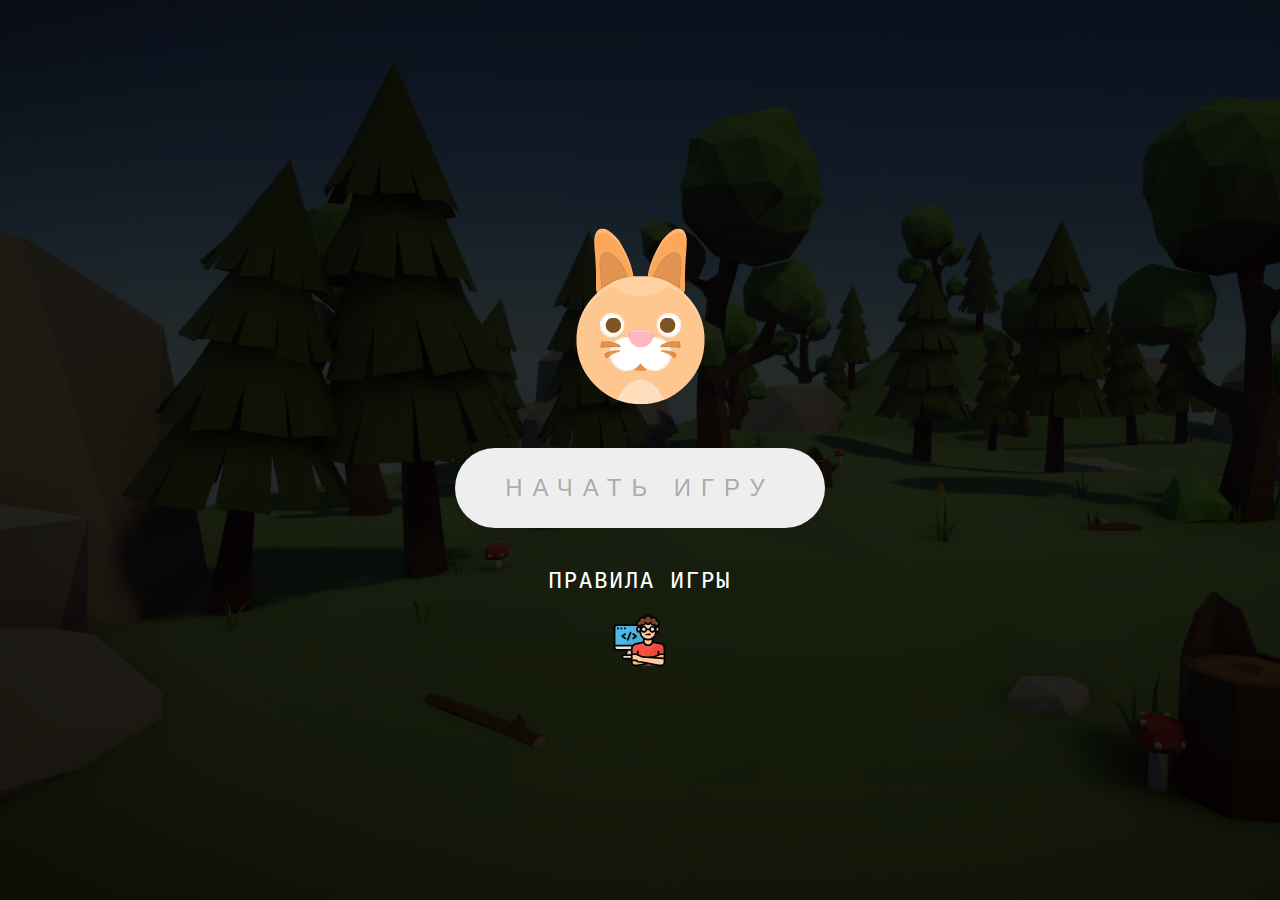
<file: index.html>
<!DOCTYPE html>

<html lang="ru">

<head>
	<title>Веб Игра | Orange Rabbit</title>
	<meta charset="UTF-8">
	<meta name="format-detection" content="telephone=no">
	<link rel="stylesheet" href="css/style.css">
	<link rel="shortcut icon" href="img/favicon.ico">
	<!-- <meta name="robots" content="noindex, nofollow"> -->
	<!-- <meta name="viewport" content="width=device-width, initial-scale=1.0, maximum-scale=1.0, user-scalable=0"> -->
	<meta name="viewport" content="width=device-width, initial-scale=1.0">
	<meta name="description" content="https://github.com/murphywl">
	<meta name="author" content="Andrey Li">
</head>

<body>
	<div class="wrapper">
		<div class="start">
			<div class="start__row">
				<img src="img/rabbit.png" alt="" />
			</div>
			<div class="start__row">
				<a href="game.html" class="button">
				<span class="button__text">
					<span>Начать игру</span>
				</span>
			</a>
			</div>
			<div class="start__row">
			<div class="block one">
				<div class="bloc__item">
					<div class="block__title">правила игры</div>
					<div class="block__text">
						<p>Управление игрой с помощью компьютерной мыши</p>
						<p>Продержитесь минуту убегая кроликом от хищников</p>
						<p>Игра начнется при наведении на поле с лесом</p>
						<p>При выходе за пределы поля с лесом, игра начнется с начала</p>
					</div>
				</div>
				<div class="bloc__item">
					<div class="block__title"><img src="img/programmer.svg" title="Автор проекта" alt="" /></div>
					<div class="block__text">
						<span><a href="https://github.com/murphywl" target="_blank" title="Гитхаб"><img src="img/github.svg" alt="" /></a></span>
						<span><a href="https://murphywl.github.io" target="_blank" title="Персональный сайт"><img src="img/github (1).svg" alt="" /></a></span>
						<span><a href="https://t.me/murphywl" target="_blank" title="Телеграм"><img src="img/telegram.svg" alt="" /></a></span>
						<span><a href="mailto: murphywl17s@gmail.com" target="_blank" title="Почта"><img src="img/gmail.svg" alt="" /></a></span>
					</div>
				</div>
			</div>
			</div>
		</div>
		<script src="https://code.jquery.com/jquery-3.4.1.min.js"></script>
		<script src="js/script.js"></script>
	</div>
</body>

</html>
</file>
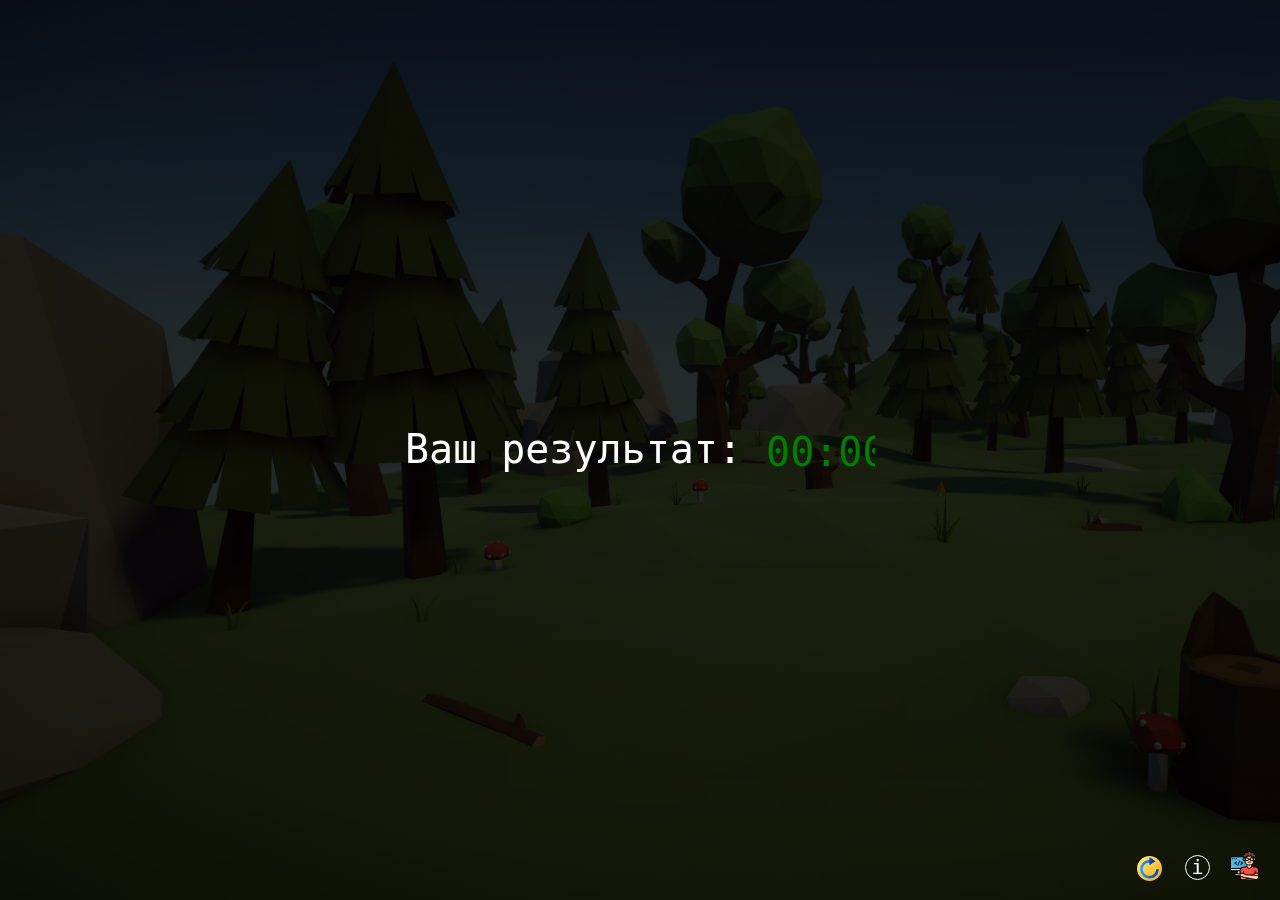
<file: game.html>
<!DOCTYPE html>

<html lang="ru">

<head>
	<title>Веб Игра | Orange Rabbit</title>
	<meta charset="UTF-8">
	<meta name="format-detection" content="telephone=no">
	<link rel="stylesheet" href="css/game.css">
	<link rel="shortcut icon" href="img/favicon.ico">
	<!-- <meta name="robots" content="noindex, nofollow"> -->
	<!-- <meta name="viewport" content="width=device-width, initial-scale=1.0, maximum-scale=1.0, user-scalable=0"> -->
	<meta name="viewport" content="width=device-width, initial-scale=1.0">
	<meta name="description" content="https://github.com/murphywl">
	<meta name="author" content="Andrey Li">
</head>

<body>
	<div class="wrapper">
		<a href=""></a>
		<div class="game">
			<div class="game__body">
				<div class="game__items">
					<div class="game__text">
						Ваш результат: <span></span>
					</div>
				</div>
				<div class="game__counter"></div>
			</div>
			<div class="game__win">Победа!</div>
		</div>
		<div class="info">
			<a href="#info" title="Правила игры" class="info__icon">i</a>
			<div id="info" class="info__body">
				<a href="#" class="info__close">X</a>
				<div class="info__text">
					<p>Управление игрой с помощью компьютерной мыши</p>
					<p>Продержитесь минуту убегая кроликом от хищников</p>
					<p>Игра начнется при наведении на поле с лесом</p>
					<p>При выходе за пределы поля с лесом, игра начнется с начала</p>
				</div>
			</div>
		</div>
		<div class="author">
			<a href="#author" title="Автор проекта" class="author__icon"><img src="img/programmer.svg" alt="" /></a>
			<div id="author" class="author__body">
				<a href="#" class="author__close">X</a>
				<div class="author__text">
					<span><a href="https://github.com/murphywl" target="_blank" title="Гитхаб"><img src="img/github.svg" alt="" /></a></span>
					<span><a href="https://murphywl.github.io/" target="_blank" title="Персональный сайт"><img src="img/github (1).svg" alt="" /></a></span>
					<span><a href="https://t.me/murphywl" target="_blank" title="Телеграм"><img src="img/telegram.svg" alt="" /></a></span>
					<span><a href="mailto: murphywl17s@gmail.com" target="_blank" title="Почта"><img src="img/gmail.svg" alt="" /></a></span>
				</div>
			</div>
		</div>
		<div class="restart">
			<a href="#restart" title="Рестарт" class="restart__icon"><img src="img/refresh.svg" alt="" /></a>
		</div>
	</div>
</body>

</html>
</file>
<file: css/style.css>
/*Обнуление*/
*,*:before,*:after{
	padding: 0;
	margin: 0;
	border: 0;
	box-sizing: border-box;
}
html,body{
	height: 100%;
	background: linear-gradient(rgba(0,0,0,0.8), rgba(0,0,0,0.8)), url('../img/bg.webp') 0 0/cover no-repeat;
	font-family:consolas, monospace;
	color: #fff;
	font-size: 16px;
}
a{
	text-decoration: none;
}
.wrapper{
	min-height: 100%;
	width: 100%;
	display: flex;
	flex-direction: column;
	overflow: hidden;
}

.start {
	flex: 1 1 auto;
	position: relative;
	display: flex;
	justify-content:center;
	text-align: center;
	align-items: center;
	flex-direction: column;
}
.start__row {
	margin: 20px 0px 20px 0px;
}
.button {
	font-family: Arial, "Helvetica Neue", Helvetica, sans-serif;
	text-decoration: none;
	position: relative;
	display: inline-block;
}
.button__text {
	position: relative;
	height: 80px;
	display: flex;
	justify-content:center;
	align-items: center;
	padding: 0px 50px;
	border-radius: 50px;
	font-size: 24px;
	text-transform: uppercase;
	color: rgba(0,0,0,0.3);
	letter-spacing: 10px;
	transition: all 1s ease 0s;
	top: 0;
	overflow: hidden;
}
.button__text:before,
.button__text:after{
	content: '';
	position: absolute;
	width: 50%;
	height: 100%;
	background-color: #eee;
	transition: all 0.8s ease 0s;
}
.button__text:before{
	left: 0;
	z-index: 2;
}
.button__text:after{
	right: 0;
}
.button__text span{
	position: relative;
	z-index: 2;
}
.button:hover .button__text{
	top: -10px;
	color: #fff;
	transition: all 0.5s ease 0.2s;
	box-shadow: 0 5px 0px 0 #0c5b52;
}
.button:hover .button__text:before,
.button:hover .button__text:after{
	background-color: #18b5a4;
}

.button:hover .button__text:before{
	width: 100%;
}
.button:active .button__text{
	top: -7px;
	transition: all 0.1s ease 0s;
	box-shadow: 0 2px 0px 0 #0c5b52;
}

block {}
.block__item {
}
.block__title {
	text-transform: uppercase;
	letter-spacing: 2px;
	position: relative;
	cursor: pointer;
	font-size: 22px;
	transition: 1s;
}
.block__title img {
	padding: 20px 0px 0px 0px;
	width: 55px;
}
.block__title:after {
	content:'';
	position: absolute;
	left: 50%;
	width: 0;
	height: 1px;
	background-color: #18b5a4;
	bottom: 0;
	transition: 1s;
}
.block__title:hover{
	color: #18b5a4;
}
.block__title:hover:after{
	left: 0;
	width: 100%;
}
.block__text {
	display: none;
	margin: 10px 0px 0px 0px;
}
.block__text p {
	padding: 10px 0px 0px 0px;
}
.block__text img {
	width: 23px;
	transition: 0.5s;
}
.block__text img:hover {
	opacity: 0.5;
	transition: 0.5s;
}
.block__text span {
	padding: 30px 10px 0px 10px;
}
</file>
<file: css/game.css>
/*Обнуление*/
*,*:before,*:after{
	padding: 0;
	margin: 0;
	border: 0;
	box-sizing: border-box;
}
html,body{
	height: 100%;
	background: url('../img/bg.webp') 0 0/cover no-repeat;
	font-family:consolas, monospace;
	color: #fff;
	font-size: 16px;
}
a{
	text-decoration: none;
}
.wrapper{
	min-height: 100%;
	position: relative;
	overflow: hidden;
}

.game {
	position: fixed;
	width: 100%;
	height: 100%;
	top: 0;
	left: 0;
	cursor: url("../img/cursor.png") 24 24, auto;
}
.game:hover .game__win{
	animation: win 60s steps(1) forwards;
}
.game:hover .game__counter:after{
	animation: timer_1 60s steps(60) forwards;
}
.game:hover .game__text span:after{
	animation: timer_2 60s steps(60) forwards;
}
.game__body:hover .game__counter:after,
.game__body:hover .game__text span:after{
	animation-play-state: paused;
}
.game__body,
.game__items {
	position: absolute;
	width: 100%;
	height: 100%;
	top: 0;
	left: 0;
	pointer-events: none;
}
.game__body:before,
.game__body:after,
.game__items:before,
.game__items:after{
	content: '';
	pointer-events: all;
	width: 23.333vw;
	height: 23.333vh;
	position: absolute;
	top: 0;
	left: 0;
	z-index: 1;
	display: inline-block;
}
.game__body:before{
	background: url('../img/dog.png') 0 0 no-repeat;
	animation: fly_1 3s infinite;
}
.game__body:after{
	background: url('../img/bear.png') 0 0 no-repeat;
	animation: fly_2 7s infinite;
}
.game__items:before{
	background: url('../img/crocodile.png') 0 0 no-repeat;
	animation: fly_3 5s infinite;
}
.game__items:after{
	background: url('../img/snake.png') 0 0 no-repeat;
	animation: fly_4 11s infinite;
}
@keyframes fly_1{
	25% {transform: translate(90.667vw, 0vh);}
	50% {transform: translate(90.667vw, 76.667vh);}
	75% {transform: translate(0vw, 76.667vh);}
	0%, 100% {transform: translate(0px, 0px);}
}
@keyframes fly_2{
	25% {transform: translate(0vw, 78.667vh);}
	50% {transform: translate(88.667vw, 0vh);}
	75% {transform: translate(88.667vw, 78.667vh);}
	0%, 100% {transform: translate(0px, 0px);}
}
@keyframes fly_3{
	25% {transform: translate(90.667vw, 0vh);}
	50% {transform: translate(0vw, 79.667vh);}
	75% {transform: translate(90.667vw, 79.667vh);}
	0%, 100% {transform: translate(0px, 0px);}
}
@keyframes fly_4{
	25% {transform: translate(90.667vw, 0vh);}
	50% {transform: translate(0vw, 77.667vh);}
	75% {transform: translate(90.667vw, 77.667vh);}
	0%, 100% {transform: translate(0px, 0px);}
}
@keyframes win{
	0%{}
	100%{
		visibility: visible;
	}
}
@keyframes timer_1{
	0%{
		text-indent: -300ch;
	}
	50%{
		color: yellow;
	}
	100% {
		color: green;
		text-indent: 0ch;
	}
}
@keyframes timer_2{
	0%{
		text-indent: 0ch;
	}
	50%{
		color: yellow;
	}
	100% {
		color: green;
		text-indent: -300ch;
	}
}
.game__body:hover:before,
.game__body:hover:after,
.game__body:hover .game__items:before,
.game__body:hover .game__items:after{
	display: none;
}
.game__body:hover .game__items{
	position: fixed;
	width: 100%;
	height: 100%;
	z-index: 20;
	background: linear-gradient(rgba(0,0,0,0.8), rgba(0,0,0,0.8)), url('../img/bg.webp') 0 0/cover no-repeat;
	display: flex;
	justify-content:center;
	align-items: center;
	text-align: center;
	pointer-events: all;
}
.game__body:hover .game__text{
	visibility: visible;
}
.game__text {
	font-size: 40px;
	visibility: hidden;
}
.game__text span{
	font-size: 40px;
	width: 109px;
	display: inline-block;
	vertical-align: middle;
	overflow: hidden;
	color: green;
}
.game__counter {
	position: absolute;
	bottom: 20px;
	left: 20px;
	width: 72px;
	font-size: 26px;
	overflow: hidden;
	white-space: nowrap;
	z-index: 9;
}
.game__text span:after,
.game__counter:after{
	display: block;
	content: "00:0000:0100:0200:0300:0400:0500:0600:0700:0800:0900:1000:1100:1200:1300:1400:1500:1600:1700:1800:1900:2000:2100:2200:2300:2400:2500:2600:2700:2800:2900:3000:3100:3200:3300:3400:3500:3600:3700:3800:3900:4000:4100:4200:4300:4400:4500:4600:4700:4800:4900:5000:5100:5200:5300:5400:5500:5600:5700:5800:5901:00";
}
.game__win {
	position: fixed;
	width: 100%;
	height: 100%;
	top: 0;
	left: 0;
	z-index: 10;
	background: linear-gradient(rgba(0,0,0,0.8), rgba(0,0,0,0.5)), url('../img/bg.webp') 0 0/cover no-repeat;
	display: flex;
	justify-content:center;
	align-items: center;
	text-align: center;
	font-size: 40px;
	visibility: hidden;
}

.info {
	position: absolute;
	right: 70px;
	bottom: 20px;
	z-index: 50;
}
.info__icon {
	display: inline-block;
	width: 25px;
	height: 25px;
	border-radius: 50%;
	border: 1px solid #fff;
	font-size: 20px;
	color: #fff;
	text-align: center;
	line-height: 23px;
	position: relative;
	z-index: 2;
	transition: 0.6s;
}
.info__icon:hover {
	transition: 0.6s;
	opacity: 0.6;
}
.info__body {
	display: none;
	position: absolute;
	bottom: 0;
	right: 0;
	background-color: rgba(0,0,0,0.5);
	min-width: 320px;
	border-radius: 15px 0 10px 0;
	padding: 30px 10px 30px 30px;
}
.info__body:target{
	display: block;
}
.info__close {
	position: absolute;
	top: 6px;
	right: 10px;
	font-size: 22px;
	color: #fff;
	transition: 0.6s;
}
.info__close:hover {
	transition: 0.6s;
	opacity: 0.6;
}
.info__text {
	padding: 0px 20px 0px 0px;
}
.info__text p{
	margin: 0px 0px 10px 0px;
}
.info__text p:last-child{
	margin: 0;
}

.author {
	position: absolute;
	right: 20px;
	bottom: 15px;
	z-index: 50;
}
.author__icon {
	display: inline-block;
	position: relative;
	z-index: 2;
	transition: 0.6s;
}
.author__icon img {
	width: 31px;
}
.author__icon img:hover {
	opacity: 0.6;
	transition: 0.6s;
}
.author__body {
	display: none;
	position: absolute;
	bottom: 0;
	right: 0;
	background-color: rgba(0,0,0,0.5);
	min-width: 280px;
	border-radius: 15px 0 10px 0;
	padding: 30px 10px 30px 30px;
}
.author__body:target{
	display: block;
}
.author__close {
	position: absolute;
	top: 6px;
	right: 10px;
	font-size: 22px;
	color: #fff;
	transition: 0.6s;
}
.author__close:hover{
	transition: 0.6s;
	opacity: 0.6;
}
.author__text {
	padding: 0px 0px 0px 0px;
}
.author__text img {
	width: 25px;
	transition: 0.6s;
}
.author__text img:hover {
	opacity: 0.6;
	transition: 0.6s;
}
.author__text span{
	padding: 0px 20px 0px 0px;
}
.author__text span:last-child{
	padding: 0;
}

.restart {
	position: absolute;
	right: 118px;
	bottom: 15px;
	z-index: 50;
}
.restart__icon {
	display: inline-block;
	position: relative;
	z-index: 2;
	transition: 0.6s;
}
.restart__icon img {
	width: 25px;
}
.restart__icon img:hover {
	opacity: 0.6;
	transition: 0.6s;
}
</file>
